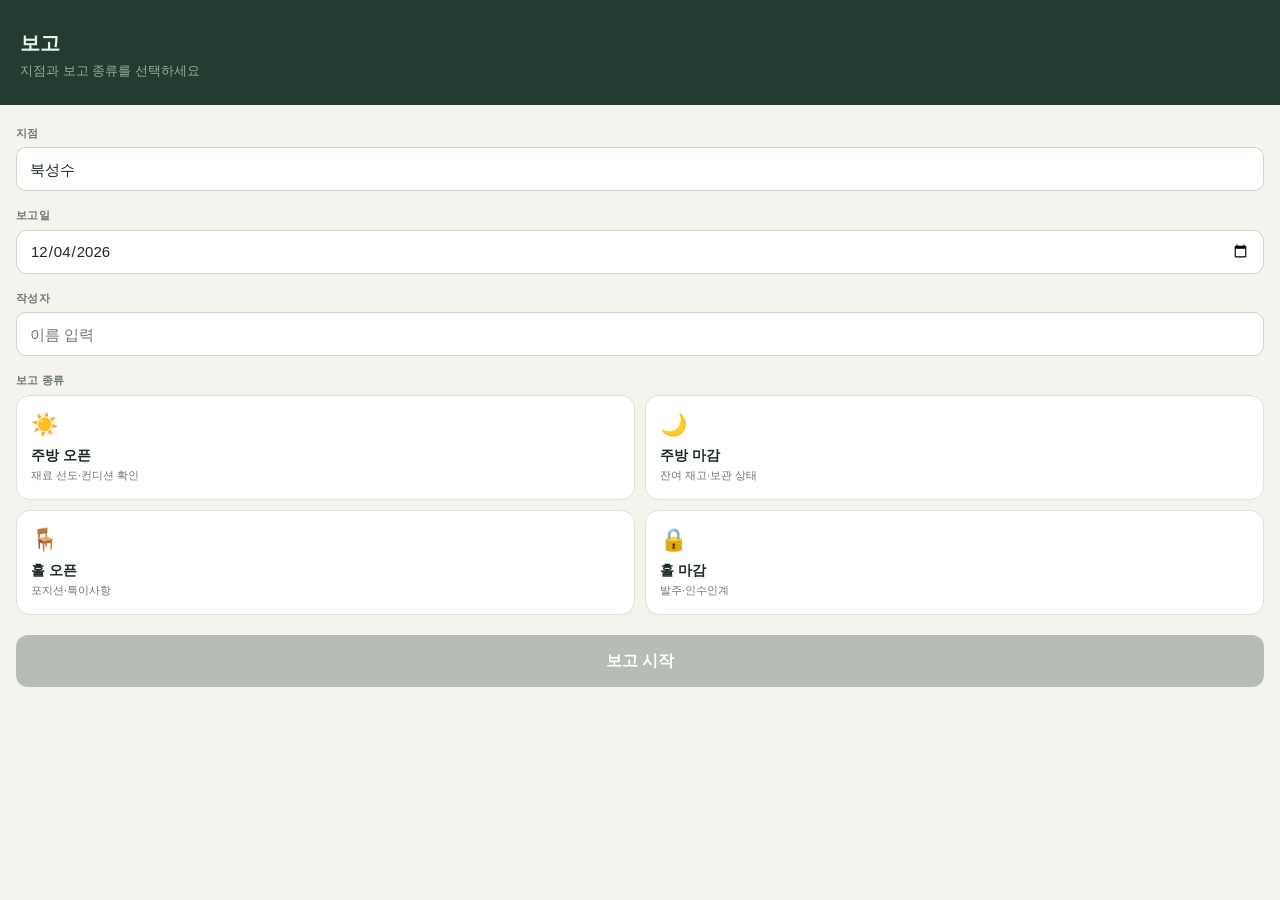
<file: index.html>
<!DOCTYPE html>
<html lang="ko">
<head>
  <meta charset="utf-8">
  <meta name="viewport" content="width=device-width, initial-scale=1, maximum-scale=1">
  <title>보고</title>
  <link rel="stylesheet" href="styles/main.css">
</head>
<body>

<div class="home-head">
  <h1>보고</h1>
  <p>지점과 보고 종류를 선택하세요</p>
</div>

<div class="home-body">
  <div class="home-sect">
    <label>지점</label>
    <select id="selBranch"></select>
  </div>
  <div class="home-sect">
    <label>보고일</label>
    <input type="date" id="selDate">
  </div>
  <div class="home-sect">
    <label>작성자</label>
    <input type="text" id="selAuthor" placeholder="이름 입력">
  </div>
  <div class="home-sect">
    <label>보고 종류</label>
    <div class="type-grid" id="typeGrid">
      <button type="button" class="type-card" data-type="kitchen_open">
        <span class="tc-icon">☀️</span>
        <div class="tc-title">주방 오픈</div>
        <div class="tc-desc">재료 선도·컨디션 확인</div>
      </button>
      <button type="button" class="type-card" data-type="kitchen_close">
        <span class="tc-icon">🌙</span>
        <div class="tc-title">주방 마감</div>
        <div class="tc-desc">잔여 재고·보관 상태</div>
      </button>
      <button type="button" class="type-card" data-type="hall_open">
        <span class="tc-icon">🪑</span>
        <div class="tc-title">홀 오픈</div>
        <div class="tc-desc">포지션·특이사항</div>
      </button>
      <button type="button" class="type-card" data-type="hall_close">
        <span class="tc-icon">🔒</span>
        <div class="tc-title">홀 마감</div>
        <div class="tc-desc">발주·인수인계</div>
      </button>
    </div>
  </div>

  <button class="home-start" id="startBtn" disabled>보고 시작</button>
</div>

<script type="module">
  import { BRANCHES, BRANCH_ORDER } from './data/branches.js';

  // 지점 옵션 채우기
  const sel = document.getElementById('selBranch');
  BRANCH_ORDER.forEach(b => {
    const o = document.createElement('option');
    o.textContent = b;
    sel.appendChild(o);
  });

  // 날짜 기본값
  document.getElementById('selDate').value = new Date().toISOString().slice(0, 10);

  // 보고 종류 선택
  let selectedType = '';
  document.getElementById('typeGrid').querySelectorAll('.type-card').forEach(card => {
    card.addEventListener('click', () => {
      document.querySelectorAll('.type-card').forEach(c => c.classList.remove('sel'));
      card.classList.add('sel');
      selectedType = card.dataset.type;
      document.getElementById('startBtn').disabled = false;
    });
  });

  // 보고 시작 → form.html로 이동 (URL 파라미터로 상태 전달)
  document.getElementById('startBtn').addEventListener('click', () => {
    if (!selectedType) return;
    const params = new URLSearchParams({
      type:   selectedType,
      branch: document.getElementById('selBranch').value,
      date:   document.getElementById('selDate').value,
      author: document.getElementById('selAuthor').value,
    });
    location.href = `form.html?${params}`;
  });
</script>
</body>
</html>
</file>
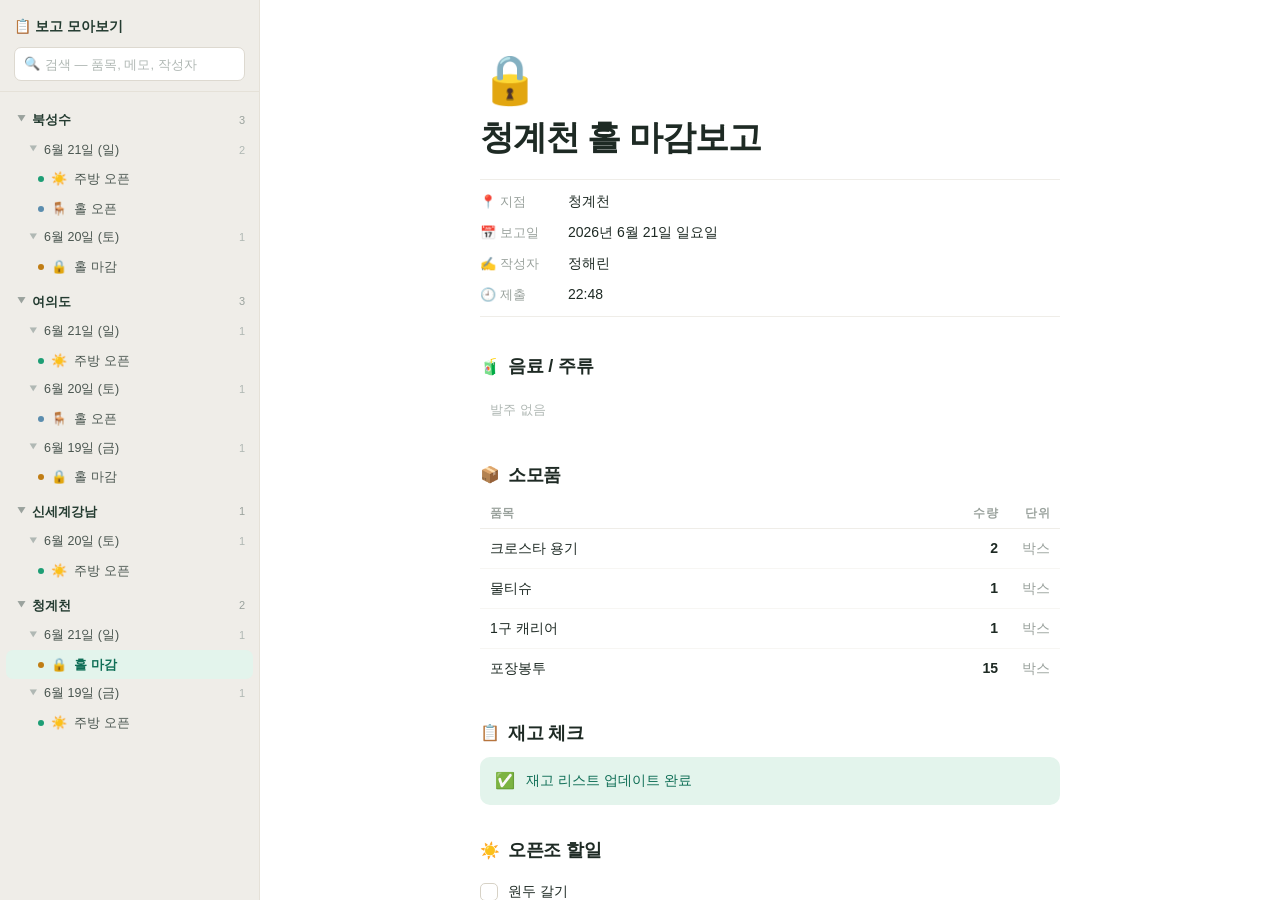
<file: dashboard.html>
<!DOCTYPE html>
<html lang="ko">
<head>
  <meta charset="utf-8">
  <meta name="viewport" content="width=device-width, initial-scale=1">
  <title>보고 모아보기</title>
  <link rel="stylesheet" href="styles/main.css">
  <style>
    /* ── 대시보드 전용 레이아웃 ── */
    html, body { height: 100%; overflow: hidden; background: #F7F6F3; }

    .shell { display: flex; height: 100vh; }

    /* 사이드바 */
    .side {
      width: 260px; flex: none;
      background: #EFEDE8;
      border-right: 1px solid #E5E1D8;
      display: flex; flex-direction: column;
      overflow: hidden;
    }
    .side-head {
      padding: 16px 14px 10px;
      border-bottom: 1px solid #E5E1D8;
    }
    .side-head .logo {
      display: flex; align-items: center; gap: 8px;
      font-size: 14px; font-weight: 700; color: #233B30;
      margin-bottom: 10px;
    }
    .search-wrap {
      position: relative;
    }
    .search-wrap .icon {
      position: absolute; left: 10px; top: 50%; transform: translateY(-50%);
      font-size: 13px; color: #9AA29D; pointer-events: none;
    }
    .search-wrap input {
      width: 100%; height: 34px;
      border: 1px solid #DDD9D0; border-radius: 7px;
      background: #FFF; padding: 0 10px 0 30px;
      font-size: 13px; color: #1E2A24;
    }
    .search-wrap input:focus { outline: 2px solid #1D9E75; outline-offset: 1px; }
    .search-wrap input::placeholder { color: #B0B8B4; }

    /* 트리 네비 */
    .tree { flex: 1; overflow-y: auto; padding: 8px 6px 40px; }
    .tree::-webkit-scrollbar { width: 4px; }
    .tree::-webkit-scrollbar-thumb { background: #D7D2C6; border-radius: 99px; }

    .branch-row {
      display: flex; align-items: center; gap: 6px;
      padding: 6px 8px; border-radius: 7px;
      cursor: pointer; user-select: none;
      font-size: 13px; font-weight: 700; color: #233B30;
      margin-top: 4px;
    }
    .branch-row:hover { background: rgba(35,59,48,.07); }
    .branch-row .caret { font-size: 9px; color: #9AA29D; width: 12px; flex: none; transition: transform .15s; }
    .branch-row .bname { flex: 1; }
    .branch-row .bcnt { font-size: 11px; color: #9AA29D; font-weight: 400; }

    .date-row {
      display: flex; align-items: center; gap: 6px;
      padding: 5px 8px 5px 20px; border-radius: 7px;
      cursor: pointer; user-select: none;
      font-size: 12.5px; color: #4A5650;
    }
    .date-row:hover { background: rgba(35,59,48,.07); }
    .date-row .caret { font-size: 9px; color: #B0B8B4; width: 12px; flex: none; }
    .date-row .dname { flex: 1; }
    .date-row .dcnt { font-size: 11px; color: #B0B8B4; }

    .leaf-row {
      display: flex; align-items: center; gap: 7px;
      padding: 5px 8px 5px 32px; border-radius: 7px;
      cursor: pointer; user-select: none;
      font-size: 13px; color: #4A5650;
    }
    .leaf-row:hover { background: rgba(35,59,48,.07); }
    .leaf-row.active { background: #E3F4EC; color: #0F6E56; font-weight: 600; }
    .leaf-row .ldot { width: 6px; height: 6px; border-radius: 99px; flex: none; }
    .ldot.green  { background: #1D9E75; }
    .ldot.deep   { background: #233B30; }
    .ldot.blue   { background: #5B8DAE; }
    .ldot.amber  { background: #C07D14; }

    .empty-tree { padding: 24px 12px; text-align: center; color: #9AA29D; font-size: 13px; line-height: 1.6; }

    /* 메인 영역 */
    .main { flex: 1; overflow-y: auto; background: #FFF; }
    .main::-webkit-scrollbar { width: 6px; }
    .main::-webkit-scrollbar-thumb { background: #E5E1D8; border-radius: 99px; }

    /* 플레이스홀더 */
    .placeholder {
      display: flex; flex-direction: column; align-items: center; justify-content: center;
      height: 100%; color: #B0B8B4; text-align: center; padding: 40px; gap: 10px;
    }
    .placeholder .pi { font-size: 40px; }
    .placeholder p { font-size: 14px; line-height: 1.6; margin: 0; }

    /* 노션 스타일 페이지 */
    .page { max-width: 700px; margin: 0 auto; padding: 56px 60px 100px; }
    .page-icon { font-size: 48px; line-height: 1; margin-bottom: 14px; }
    .page-title {
      font-size: 34px; font-weight: 800; letter-spacing: -.03em;
      line-height: 1.15; margin: 0 0 22px; color: #1E2A24;
    }
    .page-props {
      border-top: 1px solid #EFEDE8;
      border-bottom: 1px solid #EFEDE8;
      padding: 6px 0; margin-bottom: 36px;
    }
    .prop {
      display: flex; align-items: center; gap: 8px;
      padding: 5px 0; font-size: 14px;
    }
    .prop .pk { width: 80px; color: #9AA29D; font-size: 13px; flex: none; }
    .prop .pv { color: #1E2A24; font-weight: 500; }

    /* 섹션 헤더 */
    h2.sh {
      font-size: 18px; font-weight: 700; margin: 32px 0 10px;
      letter-spacing: -.01em; color: #1E2A24;
      display: flex; align-items: center; gap: 8px;
    }
    h2.sh .shi { font-size: 16px; }

    /* 카테고리 라벨 */
    .cat-label {
      font-size: 11px; font-weight: 700; color: #9AA29D;
      letter-spacing: .06em; text-transform: uppercase;
      margin: 16px 0 4px;
    }

    /* 아이템 블록 */
    .iblock { padding: 9px 0; border-bottom: 1px solid #F0EDE8; }
    .iblock:last-child { border-bottom: none; }
    .irow { display: flex; align-items: center; gap: 9px; }
    .idot { width: 7px; height: 7px; border-radius: 99px; flex: none; }
    .idot.ok   { background: #1D9E75; }
    .idot.none { background: #C8CEC9; }
    .iname { font-size: 15px; font-weight: 600; flex: 1; }
    .iblock.is-none .iname { color: #9AA29D; text-decoration: line-through; }
    .cond-tag {
      font-size: 12px; font-weight: 600; padding: 2px 9px; border-radius: 99px;
      background: #E3F4EC; color: #0F6E56;
    }
    .none-tag {
      font-size: 12px; padding: 2px 9px; border-radius: 99px;
      background: #EEEBE4; color: #6B7770;
    }
    .itags { display: flex; flex-wrap: wrap; gap: 5px; margin: 7px 0 0 16px; }
    .itag-issue {
      font-size: 12px; padding: 3px 9px; border-radius: 99px;
      background: #FBEFD8; color: #7E4E08;
    }
    .itag-note {
      font-size: 12px; padding: 3px 9px; border-radius: 7px;
      background: #F0F4F1; border: 1px solid #DCE4DF; color: #1E2A24;
    }
    .itag-meta {
      font-size: 12px; padding: 3px 9px; border-radius: 7px;
      background: #F7F6F3; border: 1px solid #E5E1D8; color: #6B7770;
    }

    /* 콜아웃 */
    .callout {
      display: flex; gap: 11px; border-radius: 10px;
      padding: 13px 15px; margin: 8px 0; font-size: 14px; line-height: 1.55;
    }
    .callout.warn { background: #FBEFD8; color: #7E4E08; }
    .callout.ok   { background: #E3F4EC; color: #0F6E56; }
    .callout .ci  { font-size: 16px; flex: none; line-height: 1.4; }
    .callout .cb  { flex: 1; }
    .aged-item { padding: 4px 0; border-bottom: 1px dashed rgba(126,78,8,.2); }
    .aged-item:last-child { border-bottom: none; }
    .aged-item .an { font-weight: 700; }
    .aged-item .am { font-size: 12.5px; opacity: .85; margin-left: 4px; }
    .aged-item .ap { display: block; font-size: 13px; margin-top: 2px; }
    .aged-item .ap.empty { color: rgba(126,78,8,.5); }

    /* 테이블 */
    .ntable { width: 100%; border-collapse: collapse; font-size: 14px; margin: 6px 0; }
    .ntable th {
      text-align: left; font-size: 11.5px; color: #9AA29D; font-weight: 600;
      padding: 6px 10px; border-bottom: 1px solid #EFEDE8; letter-spacing: .03em;
    }
    .ntable td { padding: 9px 10px; border-bottom: 1px solid #F7F6F3; }
    .ntable tr:last-child td { border-bottom: none; }
    .ntable .tq { text-align: right; font-weight: 600; }
    .ntable .tu { text-align: right; color: #9AA29D; width: 52px; }
    .ntable .tp { font-weight: 700; color: #233B30; width: 80px; }
    .ntable .te { color: #B0B8B4; }
    .ntable .empty-row td { color: #B0B8B4; font-size: 13px; padding: 10px; }

    /* O/X 뱃지 */
    .oxb {
      display: inline-flex; align-items: center; gap: 7px;
      font-size: 14px; padding: 6px 13px; border-radius: 9px; margin: 2px 6px 4px 0;
    }
    .oxb b { font-weight: 700; }
    .oxb.o { background: #E3F4EC; color: #0F6E56; }
    .oxb.x { background: #EEEBE4; color: #6B7770; }
    .oxb.na { background: #F7F6F3; color: #B0B8B4; }

    /* 체크리스트 */
    .ck-line { display: flex; align-items: center; gap: 10px; padding: 7px 0; border-bottom: 1px solid #F7F6F3; }
    .ck-line:last-child { border-bottom: none; }
    .ck-box {
      width: 18px; height: 18px; border-radius: 5px; flex: none;
      border: 1.5px solid #D7D2C6; display: flex; align-items: center;
      justify-content: center; font-size: 11px; color: transparent;
    }
    .ck-line.done .ck-box { background: #1D9E75; border-color: #1D9E75; color: #fff; }
    .ck-line .ct { font-size: 14px; }
    .ck-line.done .ct { color: #9AA29D; text-decoration: line-through; }

    /* 불릿 리스트 */
    .blist { margin: 6px 0 0; padding: 0; list-style: none; }
    .blist li {
      font-size: 14.5px; line-height: 1.6;
      padding: 3px 0 3px 16px; position: relative;
      border-bottom: 1px solid #F7F6F3;
    }
    .blist li:last-child { border-bottom: none; }
    .blist li::before { content: '·'; position: absolute; left: 4px; color: #B0B8B4; }

    /* 하이라이트 */
    mark { background: #FBE6B8; color: inherit; border-radius: 3px; padding: 0 2px; }

    /* JSON 토글 */
    .raw-btn {
      margin-top: 36px; font-size: 12.5px; color: #9AA29D;
      border: 1px solid #E5E1D8; border-radius: 8px; height: 32px;
      padding: 0 12px; background: none; cursor: pointer;
    }
    .raw-btn:hover { color: #4A5650; border-color: #C8CEC9; }
    pre {
      background: #1B2F26; color: #D8E8DF; padding: 14px; border-radius: 10px;
      font-size: 12px; overflow: auto; margin: 10px 0 0; line-height: 1.55;
      font-family: ui-monospace, SFMono-Regular, Menlo, monospace;
      white-space: pre-wrap; word-break: break-word; display: none;
    }

    /* 모바일 */
    .mob-top {
      display: none; align-items: center; gap: 10px;
      padding: 12px 14px; border-bottom: 1px solid #E5E1D8;
      position: sticky; top: 0; background: #FFF; z-index: 10;
    }
    .mob-top button { font-size: 20px; background: none; border: none; }
    .mob-top .mt { font-size: 14px; font-weight: 600; }
    .backdrop { display: none; position: fixed; inset: 0; background: rgba(20,28,24,.35); z-index: 30; }

    @media (max-width: 720px) {
      .side { position: fixed; top: 0; bottom: 0; left: 0; z-index: 40; transform: translateX(-100%); transition: transform .2s; }
      .side.open { transform: none; }
      .backdrop.show { display: block; }
      .mob-top { display: flex; }
      .page { padding: 24px 20px 80px; }
      .page-title { font-size: 26px; }
    }
  </style>
</head>
<body>

<div class="shell">
  <!-- 사이드바 -->
  <aside class="side" id="side">
    <div class="side-head">
      <div class="logo">📋 보고 모아보기</div>
      <div class="search-wrap">
        <span class="icon">🔍</span>
        <input id="search" type="text" placeholder="검색 — 품목, 메모, 작성자">
      </div>
    </div>
    <div class="tree" id="tree"></div>
  </aside>

  <!-- 메인 -->
  <main class="main" id="main">
    <div class="mob-top">
      <button id="menuBtn">☰</button>
      <span class="mt" id="mobTitle">보고 모아보기</span>
    </div>
    <div id="page"></div>
  </main>
</div>

<div class="backdrop" id="backdrop"></div>

<script type="module">
  /* ===== 샘플 데이터 — Supabase reports 테이블 구조와 동일 =====
     실제 연결 시 아래 DATA를 Supabase SELECT 결과로 교체하면 됨     */
  const DATA = [
    { id:'r-09', branch:'북성수', report_date:'2026-06-21', shift_type:'kitchen_open', author:'김도윤', created_at:'2026-06-21T08:42:00',
      payload:{ items:[
        {item_name:'도우',category:'도우',status:'good',lots:[{prod_date:'2026-06-21',quantity:'5판',fermentation:'93',cold:'10',note:'전판 정상'}]},
        {item_name:'잠봉슬라이스',category:'프로틴',status:'good',lots:[{prod_date:'2026-06-20',quantity:'12장',condition_pct:95,issues:[{attr:'염도',value:'높음'}],notes:['콩소메 한면']}]},
        {item_name:'베토소',category:'스프/베이스',status:'good',lots:[{prod_date:'2026-06-18',quantity:'2통',condition_pct:90,issues:[{attr:'매운맛',value:'강함'}],notes:['페페론치노 정량']}]},
        {item_name:'풀드포크',category:'프로틴',status:'none',lots:[]},
        {item_name:'허니버터',category:'스프레드',status:'good',lots:[{prod_date:'2026-06-20',quantity:'1통',condition_pct:95,issues:[{attr:'단단함',value:'무름'}],notes:['금일 소진']}]},
        {item_name:'RTM',category:'야채포션',status:'good',lots:[{prod_date:'2026-06-21',quantity:'1박스',condition_pct:100,issues:[],notes:['줄기 체크']}]}
      ], aged_inventory:[{item_name:'베토소',prod_date:'2026-06-18',days_old:3,quantity:'2통',plan:'금일 소진 우선'}],
      general_notes:['오븐 2번 예열 지연 — 점검 요청'] } },

    { id:'r-08', branch:'북성수', report_date:'2026-06-21', shift_type:'hall_open', author:'민주', created_at:'2026-06-21T09:05:00',
      payload:{ positions:[{name:'항서',roles:['파스','포장']},{name:'민주',roles:['인포','러너']},{name:'유진',roles:['러너','설거지']}],
        by_position:[{position:'파스',staff:['항서']},{position:'포장',staff:['항서']},{position:'인포',staff:['민주']},{position:'러너',staff:['민주','유진']},{position:'설거지',staff:['유진']}],
        checks:{upselling:'x',review_bread:'o'},
        general_notes:['날이 좋아 창문 열고 서비스','여유 시 유진 주방 보조','항서 브레이크 때 신강에 소개서 및 사진 전달'] } },

    { id:'r-07', branch:'청계천', report_date:'2026-06-21', shift_type:'hall_close', author:'정해린', created_at:'2026-06-21T22:48:00',
      payload:{ orders:{ beverage:[], consumables:[
          {item:'크로스타 용기',qty:2,unit:'박스'},{item:'물티슈',qty:1,unit:'박스'},
          {item:'1구 캐리어',qty:1,unit:'박스'},{item:'포장봉투',qty:15,unit:'박스'}]},
        inventory_updated:true,
        opening_tasks:[{task:'원두 갈기',done:false},{task:'스프레드 채우기',done:false},{task:'창문 닦기',done:false}],
        handover_notes:['원두 갈아둔 건 최대한 당일 사용 권장','인쇄컵 2줄, 핫컵은 포장대에서만 채움'] } },

    { id:'r-06', branch:'여의도', report_date:'2026-06-21', shift_type:'kitchen_open', author:'박지호', created_at:'2026-06-21T08:30:00',
      payload:{ items:[
        {item_name:'도우',category:'도우',status:'good',lots:[{prod_date:'2026-06-21',quantity:'4판',fermentation:'95',cold:'12',note:''}]},
        {item_name:'잠봉슬라이스',category:'프로틴',status:'good',lots:[{prod_date:'2026-06-21',quantity:'10장',condition_pct:100,issues:[],notes:[]}]},
        {item_name:'연어',category:'프로틴',status:'good',lots:[{prod_date:'2026-06-20',quantity:'1팩',condition_pct:95,issues:[{attr:'염도',value:'부족'}],notes:[]}]}
      ], aged_inventory:[], general_notes:[] } },

    { id:'r-05', branch:'신세계강남', report_date:'2026-06-20', shift_type:'kitchen_open', author:'이수민', created_at:'2026-06-20T08:55:00',
      payload:{ items:[
        {item_name:'도우',category:'도우',status:'good',lots:[{prod_date:'2026-06-20',quantity:'3판',fermentation:'90',cold:'8',note:'발효 느림'}]},
        {item_name:'잠봉슬라이스',category:'프로틴',status:'good',lots:[{prod_date:'2026-06-17',quantity:'8장',condition_pct:90,issues:[{attr:'수분감',value:'과다'}],notes:['콩소메 양면']}]},
        {item_name:'허니버터',category:'스프레드',status:'good',lots:[{prod_date:'2026-06-20',quantity:'1통',condition_pct:100,issues:[],notes:[]}]}
      ], aged_inventory:[{item_name:'잠봉슬라이스',prod_date:'2026-06-17',days_old:3,quantity:'8장',plan:'점심 우선 소진'}],
      general_notes:['피오르디 입고 지연 — 오후 도착 예정'] } },

    { id:'r-04', branch:'북성수', report_date:'2026-06-20', shift_type:'hall_close', author:'유진', created_at:'2026-06-20T22:30:00',
      payload:{ orders:{ beverage:[{item:'콜라',qty:2,unit:'박스'},{item:'생수',qty:3,unit:'박스'}],
          consumables:[{item:'포크',qty:1,unit:'박스'},{item:'냅킨',qty:2,unit:'박스'}]},
        inventory_updated:false,
        opening_tasks:[{task:'제빙기 청소',done:true},{task:'테이블 세팅 점검',done:false}],
        handover_notes:['콜라 재고 거의 소진 — 발주 확인 필요'] } },

    { id:'r-03', branch:'여의도', report_date:'2026-06-20', shift_type:'hall_open', author:'서연', created_at:'2026-06-20T09:10:00',
      payload:{ positions:[{name:'서연',roles:['인포','파스']},{name:'준호',roles:['러너','설거지']}],
        by_position:[{position:'파스',staff:['서연']},{position:'포장',staff:[]},{position:'인포',staff:['서연']},{position:'러너',staff:['준호']},{position:'설거지',staff:['준호']}],
        checks:{upselling:'o',review_bread:'o'},
        general_notes:['주말 대비 러너 1명 추가 요청'] } },

    { id:'r-02', branch:'청계천', report_date:'2026-06-19', shift_type:'kitchen_open', author:'한결', created_at:'2026-06-19T08:40:00',
      payload:{ items:[
        {item_name:'도우',category:'도우',status:'good',lots:[{prod_date:'2026-06-19',quantity:'6판',fermentation:'94',cold:'10',note:''}]},
        {item_name:'풀드포크',category:'프로틴',status:'good',lots:[{prod_date:'2026-06-16',quantity:'1통',condition_pct:85,issues:[{attr:'산미',value:'부족'},{attr:'수분감',value:'부족'}],notes:['물 추가','깔라만시 후첨']}]},
        {item_name:'나르코티코',category:'소스',status:'good',lots:[{prod_date:'2026-06-19',quantity:'1통',condition_pct:100,issues:[],notes:[]}]}
      ], aged_inventory:[{item_name:'풀드포크',prod_date:'2026-06-16',days_old:3,quantity:'1통',plan:'직식 전환 검토'}],
      general_notes:[] } },

    { id:'r-01', branch:'여의도', report_date:'2026-06-19', shift_type:'hall_close', author:'준호', created_at:'2026-06-19T22:55:00',
      payload:{ orders:{ beverage:[{item:'사이다',qty:1,unit:'박스'}],
          consumables:[{item:'스푼',qty:2,unit:'박스'},{item:'포장봉투',qty:10,unit:'박스'}]},
        inventory_updated:true, opening_tasks:[{task:'원두 갈기',done:false}],
        handover_notes:['마감 정상'] } }
  ];

  /* ===== 설정 ===== */
  const TYPES = {
    kitchen_open:  { label:'주방 오픈',  icon:'☀️', color:'green' },
    kitchen_close: { label:'주방 마감',  icon:'🌙', color:'deep'  },
    hall_open:     { label:'홀 오픈',    icon:'🪑', color:'blue'  },
    hall_close:    { label:'홀 마감',    icon:'🔒', color:'amber' },
  };
  const BRANCH_ORDER = ['북성수','여의도','신세계강남','청계천'];
  const TYPE_ORDER   = ['kitchen_open','hall_open','kitchen_close','hall_close'];

  /* ===== 유틸 ===== */
  const esc = s => String(s??'').replace(/[&<>"]/g, c => ({'&':'&amp;','<':'&lt;','>':'&gt;','"':'&quot;'}[c]));
  const fmtDate = d => { const x=new Date(d+'T00:00:00'); return `${+d.slice(5,7)}월 ${+d.slice(8,10)}일 (${['일','월','화','수','목','금','토'][x.getDay()]})`; };
  const fmtFull = d => { const x=new Date(d+'T00:00:00'); return `${d.slice(0,4)}년 ${+d.slice(5,7)}월 ${+d.slice(8,10)}일 ${['일','월','화','수','목','금','토'][x.getDay()]}요일`; };
  const fmtTime = iso => { const x=new Date(iso); return `${String(x.getHours()).padStart(2,'0')}:${String(x.getMinutes()).padStart(2,'0')}`; };

  /* ===== 검색 ===== */
  let searchVal = '';
  let selectedId = null;
  const collapsed = { branch: new Set(), date: new Set() };

  function searchBlob(r) {
    let s = [r.author, r.branch, TYPES[r.shift_type]?.label].join(' ');
    const p = r.payload;
    (p.items||[]).forEach(it => {
      s += ' ' + it.item_name;
      (it.lots||[]).forEach(l => { (l.notes||[]).forEach(n => s+=' '+n); (l.issues||[]).forEach(i => s+=' '+i.attr+' '+i.value); });
    });
    (p.aged_inventory||[]).forEach(a => s += ' '+a.item_name+' '+(a.plan||''));
    (p.general_notes||[]).forEach(n => s += ' '+n);
    (p.positions||[]).forEach(x => s += ' '+x.name+' '+x.roles.join(' '));
    (p.handover_notes||[]).forEach(n => s += ' '+n);
    (p.opening_tasks||[]).forEach(t => s += ' '+t.task);
    ['beverage','consumables'].forEach(g => (p.orders?.[g]||[]).forEach(o => s += ' '+o.item));
    return s.toLowerCase();
  }

  function hl(text) {
    const q = searchVal.trim();
    if (!q) return esc(text);
    const s = String(text), i = s.toLowerCase().indexOf(q.toLowerCase());
    if (i < 0) return esc(s);
    return esc(s.slice(0,i)) + '<mark>' + esc(s.slice(i,i+q.length)) + '</mark>' + esc(s.slice(i+q.length));
  }

  function visible() {
    const q = searchVal.trim().toLowerCase();
    return q ? DATA.filter(r => searchBlob(r).includes(q)) : DATA.slice();
  }

  /* ===== 트리 렌더 ===== */
  function renderTree() {
    const rows = visible(), T = document.getElementById('tree'), searching = !!searchVal.trim();
    if (!rows.length) { T.innerHTML = '<div class="empty-tree">검색 결과가 없습니다.</div>'; return; }
    let h = '';
    BRANCH_ORDER.forEach(branch => {
      const br = rows.filter(r => r.branch === branch); if (!br.length) return;
      const open = searching || !collapsed.branch.has(branch);
      h += `<div class="branch-row" data-act="branch" data-b="${esc(branch)}">
        <span class="caret" style="${open?'transform:rotate(90deg)':''}">▶</span>
        <span class="bname">${esc(branch)}</span>
        <span class="bcnt">${br.length}</span></div>`;
      if (!open) return;
      [...new Set(br.map(r => r.report_date))].sort().reverse().forEach(date => {
        const dr = br.filter(r => r.report_date === date), key = branch+'|'+date;
        const dopen = searching || !collapsed.date.has(key);
        h += `<div class="date-row" data-act="date" data-k="${esc(key)}">
          <span class="caret" style="${dopen?'transform:rotate(90deg)':''}">▶</span>
          <span class="dname">${fmtDate(date)}</span>
          <span class="dcnt">${dr.length}</span></div>`;
        if (!dopen) return;
        dr.sort((a,b) => TYPE_ORDER.indexOf(a.shift_type) - TYPE_ORDER.indexOf(b.shift_type));
        dr.forEach(r => {
          const t = TYPES[r.shift_type];
          h += `<div class="leaf-row ${r.id===selectedId?'active':''}" data-act="leaf" data-id="${r.id}">
            <span class="ldot ${t.color}"></span><span>${t.icon}</span>
            <span>${t.label}</span></div>`;
        });
      });
    });
    T.innerHTML = h;
  }

  /* ===== 페이지 렌더 ===== */
  function renderPage() {
    const r = DATA.find(x => x.id === selectedId);
    const P = document.getElementById('page');
    if (!r) {
      P.innerHTML = `<div class="placeholder"><div class="pi">📋</div><p>왼쪽에서 보고를 선택하세요.<br>지점 → 날짜 → 보고 종류 순으로 탐색하거나<br>검색창에서 바로 찾을 수 있어요.</p></div>`;
      return;
    }
    const t = TYPES[r.shift_type];
    document.getElementById('mobTitle').textContent = `${r.branch} · ${t.label}`;
    P.innerHTML = `
      <div class="page">
        <div class="page-icon">${t.icon}</div>
        <h1 class="page-title">${esc(r.branch)} ${t.label}보고</h1>
        <div class="page-props">
          <div class="prop"><span class="pk">📍 지점</span><span class="pv">${esc(r.branch)}</span></div>
          <div class="prop"><span class="pk">📅 보고일</span><span class="pv">${fmtFull(r.report_date)}</span></div>
          <div class="prop"><span class="pk">✍️ 작성자</span><span class="pv">${esc(r.author||'—')}</span></div>
          <div class="prop"><span class="pk">🕘 제출</span><span class="pv">${fmtTime(r.created_at)}</span></div>
        </div>
        ${bodyHTML(r)}
        <button class="raw-btn" id="rawBtn">원본 JSON 보기</button>
        <pre id="rawPre">${esc(JSON.stringify(r, null, 2))}</pre>
      </div>`;
    document.getElementById('rawBtn').onclick = () => {
      const pre = document.getElementById('rawPre');
      const show = pre.style.display !== 'block';
      pre.style.display = show ? 'block' : 'none';
      document.getElementById('rawBtn').textContent = show ? '원본 JSON 닫기' : '원본 JSON 보기';
    };
  }

  function bodyHTML(r) {
    if (r.shift_type === 'kitchen_open' || r.shift_type === 'kitchen_close') return kitchenBody(r.payload);
    if (r.shift_type === 'hall_open')   return hallOpenBody(r.payload);
    if (r.shift_type === 'hall_close')  return hallCloseBody(r.payload);
    return '';
  }

  /* 주방 오픈/마감 */
  function kitchenBody(p) {
    let h = `<h2 class="sh"><span class="shi">🥬</span> 재료 점검</h2>`;
    let lastCat = null;
    (p.items||[]).forEach(it => {
      if (it.category !== lastCat) { h += `<div class="cat-label">${esc(it.category)}</div>`; lastCat = it.category; }
      const none = it.status === 'none', l0 = (it.lots||[])[0]||{};
      h += `<div class="iblock ${none?'is-none':''}"><div class="irow">
        <span class="idot ${none?'none':'ok'}"></span>
        <span class="iname">${hl(it.item_name)}</span>`;
      if (none) h += `<span class="none-tag">오늘 없음</span>`;
      else if (l0.condition_pct != null) h += `<span class="cond-tag">${l0.condition_pct}%</span>`;
      h += `</div>`;
      if (!none) (it.lots||[]).forEach(l => {
        const tags = [];
        if (l.prod_date || l.quantity) tags.push(`<span class="itag-meta">${esc(l.prod_date||'')}${l.quantity?' · '+esc(l.quantity):''}</span>`);
        if (l.fermentation) tags.push(`<span class="itag-meta">발효 ${esc(l.fermentation)}%</span>`);
        if (l.cold) tags.push(`<span class="itag-meta">냉기 ${esc(l.cold)}%</span>`);
        if (l.note) tags.push(`<span class="itag-note">${hl(l.note)}</span>`);
        (l.issues||[]).forEach(i => tags.push(`<span class="itag-issue">${hl(i.attr)} · ${hl(i.value)}</span>`));
        (l.notes||[]).forEach(n => tags.push(`<span class="itag-note">${hl(n)}</span>`));
        if (tags.length) h += `<div class="itags">${tags.join('')}</div>`;
      });
      h += `</div>`;
    });

    if ((p.aged_inventory||[]).length) {
      h += `<h2 class="sh"><span class="shi">⚠️</span> 3일 이상 재고</h2>
        <div class="callout warn"><span class="ci">⚠️</span><div class="cb">` +
        p.aged_inventory.map(a => `<div class="aged-item">
          <span class="an">${hl(a.item_name)}</span>
          <span class="am">· ${esc(a.prod_date)} · ${a.days_old}일 경과${a.quantity?' · '+esc(a.quantity):''}</span>
          <span class="ap ${a.plan?'':'empty'}">→ ${hl(a.plan||'처리 계획 미입력')}</span>
        </div>`).join('') + `</div></div>`;
    }
    if ((p.general_notes||[]).length) {
      h += `<h2 class="sh"><span class="shi">📝</span> 특이사항</h2><ul class="blist">` +
        p.general_notes.map(n => `<li>${hl(n)}</li>`).join('') + `</ul>`;
    }
    return h;
  }

  /* 홀 오픈 */
  function hallOpenBody(p) {
    let h = `<h2 class="sh"><span class="shi">👥</span> 금일 포지션</h2>
      <table class="ntable"><tr><th>포지션</th><th>담당</th></tr>` +
      (p.by_position||[]).map(b => `<tr>
        <td class="tp">${esc(b.position)}</td>
        <td class="${b.staff.length?'':'te'}">${b.staff.length ? hl(b.staff.join(', ')) : '미배정'}</td>
      </tr>`).join('') + `</table>`;
    h += `<h2 class="sh"><span class="shi">✅</span> 고정 항목</h2><div>`;
    const ox = (label, v) => `<span class="oxb ${v==='o'?'o':v==='x'?'x':'na'}">${label} <b>${(v||'—').toUpperCase()}</b></span>`;
    h += ox('업셀링', p.checks?.upselling) + ox('리뷰빵', p.checks?.review_bread) + `</div>`;
    if ((p.general_notes||[]).length) {
      h += `<h2 class="sh"><span class="shi">📝</span> 특이사항</h2><ul class="blist">` +
        p.general_notes.map(n => `<li>${hl(n)}</li>`).join('') + `</ul>`;
    }
    return h;
  }

  /* 홀 마감 */
  function hallCloseBody(p) {
    const orderTable = rows => {
      if (!rows.length) return `<table class="ntable"><tr class="empty-row"><td>발주 없음</td></tr></table>`;
      return `<table class="ntable"><tr><th>품목</th><th class="tq">수량</th><th class="tu">단위</th></tr>` +
        rows.map(o => `<tr><td>${hl(o.item)}</td><td class="tq">${o.qty??''}</td><td class="tu">${esc(o.unit||'')}</td></tr>`).join('') + `</table>`;
    };
    let h = `<h2 class="sh"><span class="shi">🧃</span> 음료 / 주류</h2>${orderTable(p.orders?.beverage||[])}`;
    h += `<h2 class="sh"><span class="shi">📦</span> 소모품</h2>${orderTable(p.orders?.consumables||[])}`;
    h += `<h2 class="sh"><span class="shi">📋</span> 재고 체크</h2>
      <div class="callout ${p.inventory_updated?'ok':'warn'}">
        <span class="ci">${p.inventory_updated?'✅':'⚠️'}</span>
        <div class="cb">${p.inventory_updated ? '재고 리스트 업데이트 완료' : '재고 리스트 업데이트 <b>미완료</b>'}</div>
      </div>`;
    if ((p.opening_tasks||[]).length) {
      h += `<h2 class="sh"><span class="shi">☀️</span> 오픈조 할일</h2>` +
        p.opening_tasks.map(t => `<div class="ck-line ${t.done?'done':''}">
          <span class="ck-box">${t.done?'✓':''}</span>
          <span class="ct">${hl(t.task)}</span>
        </div>`).join('');
    }
    if ((p.handover_notes||[]).length) {
      h += `<h2 class="sh"><span class="shi">📝</span> 인수인계</h2><ul class="blist">` +
        p.handover_notes.map(n => `<li>${hl(n)}</li>`).join('') + `</ul>`;
    }
    return h;
  }

  /* ===== 이벤트 ===== */
  document.getElementById('tree').addEventListener('click', e => {
    const row = e.target.closest('[data-act]'); if (!row) return;
    const act = row.dataset.act;
    if (act === 'branch') {
      const b = row.dataset.b;
      collapsed.branch.has(b) ? collapsed.branch.delete(b) : collapsed.branch.add(b);
      renderTree();
    } else if (act === 'date') {
      const k = row.dataset.k;
      collapsed.date.has(k) ? collapsed.date.delete(k) : collapsed.date.add(k);
      renderTree();
    } else if (act === 'leaf') {
      selectedId = row.dataset.id;
      renderTree(); renderPage();
      if (window.innerWidth <= 720) closeSide();
      document.getElementById('main').scrollTop = 0;
    }
  });

  document.getElementById('search').addEventListener('input', e => {
    searchVal = e.target.value;
    renderTree();
    const rows = visible();
    if (rows.length && !rows.some(r => r.id === selectedId)) {
      selectedId = rows[0].id;
      renderTree(); renderPage();
    }
  });

  function openSide()  { document.getElementById('side').classList.add('open'); document.getElementById('backdrop').classList.add('show'); }
  function closeSide() { document.getElementById('side').classList.remove('open'); document.getElementById('backdrop').classList.remove('show'); }
  document.getElementById('menuBtn').onclick  = openSide;
  document.getElementById('backdrop').onclick = closeSide;
  document.addEventListener('keydown', e => { if (e.key === 'Escape') closeSide(); });

  /* ===== 초기화 ===== */
  DATA.sort((a,b) => b.report_date < a.report_date ? -1 : b.report_date > a.report_date ? 1 : b.created_at < a.created_at ? -1 : 1);
  selectedId = DATA[0].id;
  renderTree();
  renderPage();
</script>
</body>
</html>
</file>
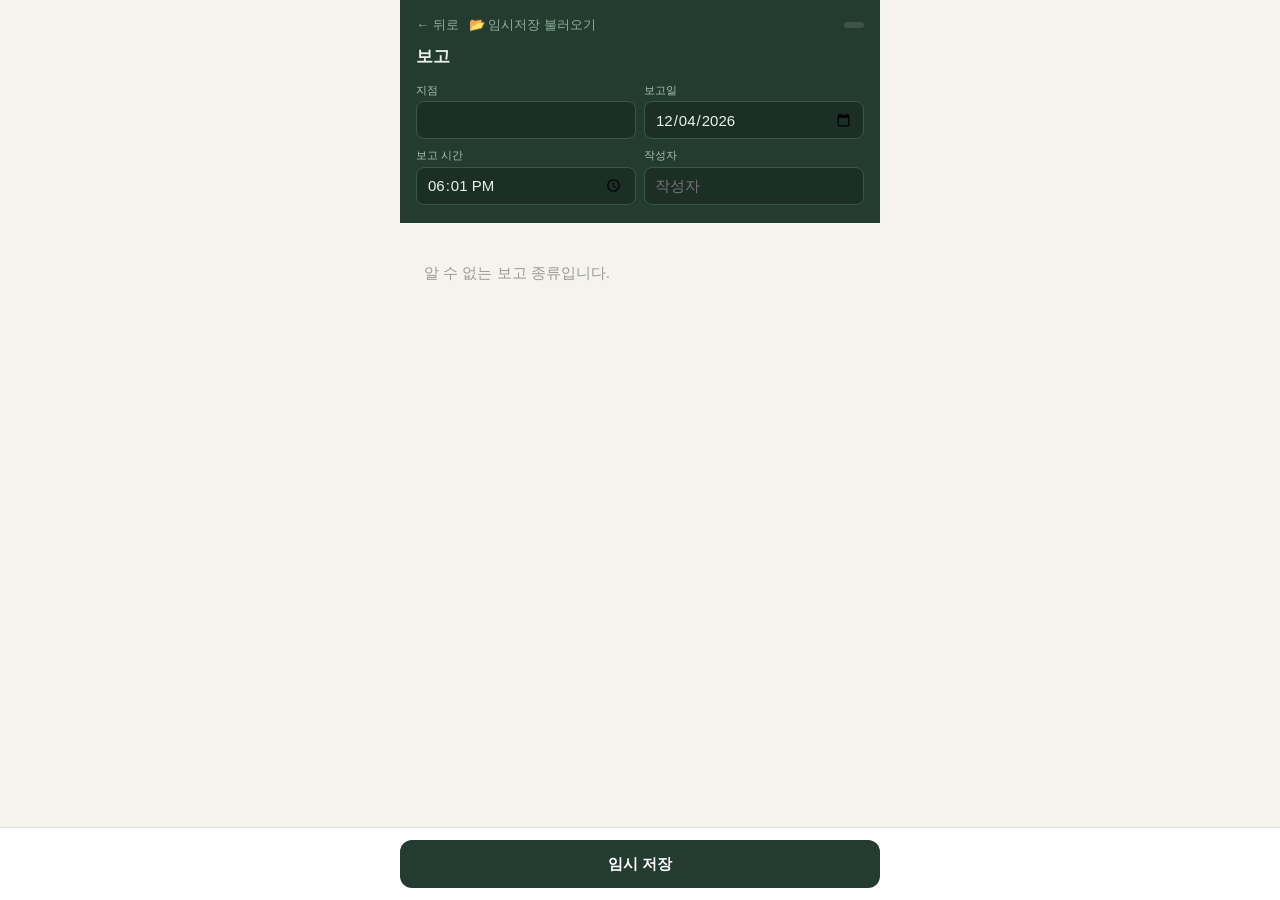
<file: form.html>
<!DOCTYPE html>
<html lang="ko">
<head>
  <meta charset="utf-8">
  <meta name="viewport" content="width=device-width, initial-scale=1, maximum-scale=1">
  <title>보고 입력</title>
  <link rel="stylesheet" href="styles/main.css">
</head>
<body>

<div class="wrap">
  <!-- 고정 헤더 (항상 표시) -->
  <div class="top">
    <div style="display:flex; align-items:center; gap:10px; margin-bottom:10px">
      <button class="back-btn" onclick="history.back()">← 뒤로</button>
      <button class="back-btn" id="loadDraftBtn">📂 임시저장 불러오기</button>
      <span class="type-label" id="typeLabel"></span>
    </div>
    <h1 id="formTitle">보고</h1>
    <div class="meta">
      <div class="fld"><label>지점</label><select id="branch"></select></div>
      <div class="fld"><label>보고일</label><input type="date" id="rdate"></div>
      <div class="fld"><label>보고 시간</label><input type="time" id="rtime"></div>
      <div class="fld"><label>작성자</label><input id="author" placeholder="작성자"></div>
      <div class="fld full" id="confirmerFld" style="display:none"><label>확인자</label><input id="confirmer" placeholder="확인자 이름"></div>
    </div>
  </div>

  <!-- 여기에 template HTML이 inject됨 -->
  <div id="tplContainer"></div>
</div>

<!-- 제출 바 -->
<div class="submit-bar" id="submitBar">
  <div class="inner" style="display:flex; gap:8px">
    <button class="submit-btn" id="saveDraftBtn">임시 저장</button>
    <button class="submit-btn" id="finalSubmitBtn" style="display:none; background:var(--green, #2f8f4e)">✅ 최종 제출</button>
  </div>
</div>

<!-- 제출 결과 모달 -->
<div class="ov" id="ovSub">
  <div class="sheet">
    <div class="sh"><b>제출 데이터 (Supabase 저장 형태)</b><button id="closeSub">✕</button></div>
    <div class="sc">
      <div id="saveBox"></div>
      <pre id="jsonOut"></pre>
      <button class="copy-btn" id="copyJson">JSON 복사</button>
    </div>
  </div>
</div>

<!-- 임시저장 불러오기 시트 -->
<div class="ov" id="ovDraft">
  <div class="sheet">
    <div class="sh"><b>임시저장 불러오기</b><button id="closeDraft">✕</button></div>
    <div class="sc" id="draftList"></div>
  </div>
</div>

<!-- 재료 추가 모달 (주방 오픈 전용, template이 필요시 활성화) -->
<div class="ov" id="ovAdd">
  <div class="sheet">
    <div class="sh"><b>재료 추가</b><button id="closeAdd">✕</button></div>
    <div class="sc" id="pickBody"></div>
  </div>
</div>

<div class="toast"></div>

<script type="module">
  import { getParams, loadTemplate, getTemplateInfo } from './core/router.js';
  import { saveDraft, listDrafts, loadDraft, confirmReport, purgeExpiredDrafts } from './core/submit.js';
  import { BRANCH_ORDER } from './data/branches.js';
  import { esc, toast } from './core/ui.js';

  const params = getParams();

  // DOM 참조
  const branchSel = document.getElementById('branch');
  const rdateEl   = document.getElementById('rdate');
  const rtimeEl   = document.getElementById('rtime');
  const authorEl  = document.getElementById('author');
  const container = document.getElementById('tplContainer');

  // 상태: 현재 보고 종류, 불러온 draft id, 활성 템플릿 모듈
  let currentType   = params.type;
  let currentDraftId = null;
  let mod = null;

  // 지점 select 채우기
  BRANCH_ORDER.forEach(b => {
    const o = document.createElement('option');
    o.textContent = b;
    branchSel.appendChild(o);
  });

  // 헤더 초기값
  branchSel.value = params.branch;
  rdateEl.value   = params.date;
  rtimeEl.value   = params.time;
  authorEl.value  = params.author;
  document.getElementById('submitBar').classList.add('visible');

  // 헤더 라벨/제목 갱신
  function applyTypeLabel(type) {
    const info = getTemplateInfo(type);
    document.getElementById('typeLabel').textContent = info?.label || '';
    document.getElementById('formTitle').textContent = (info?.label || '') + ' 보고';
  }

  // 헤더 값 → payload 헤더 객체
  function header() {
    return {
      branch: branchSel.value,
      report_date: rdateEl.value,
      report_time: rtimeEl.value || null,
      shift_type: currentType,
      author: authorEl.value || null,
    };
  }

  // 템플릿 로드 + init (필요 시 hydrate)
  async function mountTemplate(type, data) {
    currentType = type;
    applyTypeLabel(type);
    mod = await loadTemplate(container, type);
    if (mod?.init) mod.init({ branch: branchSel, rdate: rdateEl, author: authorEl });
    if (data && mod?.hydrate) mod.hydrate(data);
  }

  // 확인 모드 진입 (확인자 이름 + 최종 제출 노출)
  function enterConfirmMode() {
    document.getElementById('confirmerFld').style.display = '';
    document.getElementById('finalSubmitBtn').style.display = '';
  }

  // 확인자 입력 시 에러 표시 해제
  document.getElementById('confirmer').addEventListener('input', e =>
    e.target.classList.remove('field-error'));

  // ── 초기 마운트 (작성자 모드) ──
  purgeExpiredDrafts();  // 24시간 지난 임시저장 정리
  await mountTemplate(params.type);

  // ── 임시 저장 ──
  document.getElementById('saveDraftBtn').addEventListener('click', async () => {
    if (!mod?.buildPayload) return;
    const data = mod.buildPayload(header());
    const res  = await saveDraft({ id: currentDraftId, ...header(), data });
    if (res.ok) { currentDraftId = res.id; toast('임시 저장됨'); }
    else { toast('저장 실패'); }
  });

  // ── 불러오기 시트 ──
  const ovDraft = document.getElementById('ovDraft');
  document.getElementById('loadDraftBtn').addEventListener('click', async () => {
    const list = await listDrafts({ branch: branchSel.value, date: rdateEl.value, type: currentType });
    const box  = document.getElementById('draftList');
    if (!list.length) {
      box.innerHTML = '<p style="padding:16px;color:#999;text-align:center">이 보고 종류의 임시저장이 없습니다.<br>(지점·날짜·종류 기준)</p>';
    } else {
      box.innerHTML = list.map(d =>
        `<button class="draft-item" data-id="${d.id}">
           <b>${esc(getTemplateInfo(d.shift_type)?.label || d.shift_type)}</b>
           <span>${esc(d.author || '작성자 미상')} · ${d.report_date} ${d.report_time || ''}</span>
         </button>`).join('');
      box.querySelectorAll('.draft-item').forEach(b =>
        b.addEventListener('click', () => pickDraft(b.dataset.id)));
    }
    ovDraft.classList.add('show');
  });

  async function pickDraft(id) {
    const draft = await loadDraft(id);
    if (!draft) { toast('불러오기 실패'); return; }
    ovDraft.classList.remove('show');

    currentDraftId = draft.id;
    branchSel.value = draft.branch;
    rdateEl.value   = draft.report_date;
    rtimeEl.value   = draft.report_time || '';
    authorEl.value  = draft.author || '';

    await mountTemplate(draft.shift_type, draft.data);
    enterConfirmMode();
    toast('불러옴 · 검토 후 최종 제출');
  }

  // ── 최종 제출 (확인자) ──
  document.getElementById('finalSubmitBtn').addEventListener('click', async () => {
    if (!mod?.buildPayload) return;
    const confirmerEl = document.getElementById('confirmer');
    const confirmer = confirmerEl.value.trim();
    if (!confirmer) {
      confirmerEl.classList.add('field-error');
      confirmerEl.focus();
      toast('확인자 이름을 입력하세요');
      return;
    }
    confirmerEl.classList.remove('field-error');

    const data  = mod.buildPayload(header());  // 확인자가 수정했을 수 있으니 현재 폼 기준
    const draft = { id: currentDraftId, ...header(), data };
    const res   = await confirmReport({ draft, confirmedBy: confirmer });

    const box = document.getElementById('saveBox');
    if (res.ok) {
      box.className = 'savebox ok';
      box.innerHTML = res.simulated
        ? '<b>최종 제출됨 (로컬 테스트)</b> · Supabase 연결 시 reports 테이블에 저장됩니다'
        : '<b>최종 제출됨</b> · reports 테이블';
    } else {
      box.className = 'savebox warn';
      box.innerHTML = '<b>제출 실패</b> · ' + esc(JSON.stringify(res.error || {}));
    }
    document.getElementById('jsonOut').textContent = JSON.stringify(res.row, null, 2);
    document.getElementById('ovSub').classList.add('show');
  });

  // ── 모달 닫기 ──
  document.getElementById('closeSub').onclick   = () => document.getElementById('ovSub').classList.remove('show');
  document.getElementById('closeAdd').onclick   = () => document.getElementById('ovAdd').classList.remove('show');
  document.getElementById('closeDraft').onclick = () => ovDraft.classList.remove('show');
  document.getElementById('copyJson').onclick = () => {
    navigator.clipboard?.writeText(document.getElementById('jsonOut').textContent)
      .then(() => toast('복사됨'), () => toast('복사 실패'));
  };
  ['ovSub','ovAdd','ovDraft'].forEach(id => {
    document.getElementById(id).addEventListener('click', e => {
      if (e.target === e.currentTarget) e.currentTarget.classList.remove('show');
    });
  });
</script>
</body>
</html>
</file>
<file: styles/main.css>
/* styles/main.css — 전체 공용 스타일 */
:root{
  --bg:#F5F3EE; --surface:#FFFFFF; --ink:#1E2A24; --muted:#6B7770;
  --line:#E5E1D8; --line2:#D7D2C6;
  --green:#1D9E75; --green-bg:#E3F4EC; --green-tx:#0F6E56;
  --amber:#C07D14; --amber-bg:#FBEFD8; --amber-tx:#7E4E08;
  --none:#9AA29D; --none-bg:#EEEBE4; --none-tx:#5F6B64;
  --head:#233B30; --accent:#1D9E75;
  --r:10px; --r-lg:14px;
}
*{box-sizing:border-box; -webkit-tap-highlight-color:transparent}
html,body{margin:0; background:var(--bg); color:var(--ink);
  font-family:-apple-system,BlinkMacSystemFont,"Apple SD Gothic Neo","Malgun Gothic","Segoe UI",sans-serif;
  font-size:15px; line-height:1.5; -webkit-font-smoothing:antialiased}
.wrap{max-width:480px; margin:0 auto; min-height:100vh; padding-bottom:96px}
button{font-family:inherit; cursor:pointer}
input,select,textarea{font-family:inherit; font-size:15px; color:var(--ink)}

/* ── 공용 헤더 ── */
.top{background:var(--head); color:#EAF2EC; padding:16px 16px 18px; position:sticky; top:0; z-index:30}
.top h1{margin:0 0 12px; font-size:17px; font-weight:600; letter-spacing:-.01em}
.meta{display:grid; grid-template-columns:1fr 1fr; gap:8px}
.meta .full{grid-column:1/3}
.fld label{display:block; font-size:11px; color:#A9C2B4; margin:0 0 3px}
.fld select,.fld input{width:100%; height:38px; border:1px solid #3A5648; background:#1B2F26;
  color:#EAF2EC; border-radius:8px; padding:0 10px; appearance:none}
.fld select:focus,.fld input:focus{outline:2px solid var(--accent); outline-offset:1px}
input:focus,select:focus,textarea:focus{outline:2px solid var(--accent); outline-offset:1px}
.back-btn{border:none; background:none; color:#8DB09A; font-size:13px; padding:0; display:flex; align-items:center; gap:4px}
.type-label{font-size:13px; font-weight:600; color:#EAF2EC; margin-left:auto; background:rgba(255,255,255,.12); padding:3px 10px; border-radius:99px}

/* ── 진행률 바 ── */
.prog{position:sticky; top:0; z-index:20; background:var(--bg); padding:12px 16px 8px; border-bottom:1px solid var(--line)}
.prog .barbox{height:7px; background:#E7E3DA; border-radius:99px; overflow:hidden}
.prog .fill{height:100%; width:0; background:var(--green); transition:width .25s}
.prog .row{display:flex; justify-content:space-between; align-items:center; margin-bottom:7px}
.prog .row b{font-size:13px; font-weight:600}
.prog .row span{font-size:12px; color:var(--muted)}

/* ── 카드 ── */
.list{padding:0 12px}
.catlabel{font-size:11px; color:var(--muted); font-weight:600; letter-spacing:.02em; margin:18px 16px 7px}
.card{background:var(--surface); border:1px solid var(--line); border-radius:var(--r-lg); margin-bottom:8px; overflow:hidden}
.card.s-action{border-color:#EAC994; border-width:1.5px}
.chead{display:flex; align-items:center; gap:10px; padding:13px 14px; min-height:52px; cursor:pointer}
.chead .name{font-weight:600; font-size:15px; flex:1; letter-spacing:-.01em}
.dot{width:9px; height:9px; border-radius:99px; background:var(--none); flex:none}
.s-good .dot{background:var(--green)}
.s-pending .dot{background:var(--amber)}
.s-none .dot{background:var(--none)}
.s-none .name{text-decoration:line-through; color:var(--muted)}
.badge{font-size:12px; padding:3px 9px; border-radius:99px; white-space:nowrap}
.b-good{background:var(--green-bg); color:var(--green-tx)}
.b-need{background:var(--amber-bg); color:var(--amber-tx); font-weight:600}
.b-none{background:var(--none-bg); color:var(--none-tx)}
.kebab{border:none; background:none; color:var(--muted); font-size:20px; line-height:1; padding:2px 4px; width:28px; flex:none}
.chev{color:var(--muted); font-size:18px; width:20px; text-align:center; flex:none}
.cbody{padding:0 14px 14px; border-top:1px solid var(--line); display:none}
.card.open .cbody{display:block}
.popover{padding:9px 12px; border-top:1px solid var(--line); background:var(--bg); display:flex; gap:8px; flex-wrap:wrap}
.popover button{display:inline-flex; align-items:center; gap:7px; border:1px solid var(--line2); background:var(--surface);
  border-radius:8px; height:36px; padding:0 13px; font-size:13px; color:var(--ink)}
.nonehint{font-size:13px; color:var(--muted); padding:10px 2px 2px; margin:0}
.nonehint b{color:var(--ink)}
.delitem{width:100%; height:38px; margin-top:12px; border:1px solid #E5C9C5; background:#FBF1EF; color:#9A3B30; border-radius:9px; font-size:13px; font-weight:500}

/* ── 주방 마감 ── */
.doughtotal{text-align:right; font-size:13px; font-weight:700; color:var(--ink); margin-top:9px}
.agedcard{border:1px solid var(--line2); border-radius:10px; padding:9px 10px; margin-bottom:8px}

/* ── 생산분 ── */
.lotshead{display:flex; align-items:center; justify-content:space-between; margin:11px 0 13px}
.lotcount{font-size:12px; font-weight:700; color:var(--ink)}
.nonebtn{border:1px solid var(--line2); background:var(--surface); color:var(--muted); font-size:11.5px; height:28px; padding:0 13px; border-radius:99px; font-weight:500}
.nonebtn.on{border-color:var(--none); background:var(--none-bg); color:var(--none-tx); font-weight:600}
.lot{border:1px solid var(--line2); border-radius:10px; padding:10px 11px; margin-bottom:8px}
.lot .lh{display:flex; justify-content:space-between; align-items:center; margin-bottom:8px}
.lot .lh b{font-size:13px}
.lot .lh b span{color:var(--muted); font-weight:400; margin-left:5px}
.lot .x{color:var(--muted); font-size:16px; background:none; border:none; padding:4px}
.lgrid{display:grid; grid-template-columns:1fr 1fr; gap:8px}
.lf label{display:block; font-size:11px; color:var(--muted); margin-bottom:3px}
.lf input{width:100%; height:36px; border:1px solid var(--line2); border-radius:8px; padding:0 9px; background:var(--surface)}
.sub{font-size:11px; color:var(--muted); font-weight:600; margin:14px 0 7px}
.agroup{font-size:12.5px; font-weight:700; color:var(--ink); margin:16px 0 6px; padding-bottom:5px; border-bottom:1px solid var(--line)}
.agroup.final{color:var(--green-tx); border-color:var(--green)}
.utag{font-size:10px; font-weight:600; color:var(--muted); background:#EEF1ED; padding:1px 6px; border-radius:99px; margin-left:3px}
.scorelegend{display:flex; gap:8px 16px; flex-wrap:wrap; margin:9px 16px 2px; font-size:11px; color:var(--muted)}
.scorelegend b{display:inline-block; color:var(--ink); padding:1px 7px; border-radius:99px; margin-right:5px; font-weight:700}
.scorelegend span:first-child b{color:#8A5E29; background:#F6ECDB}   /* % = 편차(따뜻한 톤) */
.scorelegend span:last-child  b{color:var(--green-tx); background:var(--green-bg)}  /* 점 = 점수(초록 톤) */

/* %/점 구분: 직접입력 박스(타이핑 칸) 채우기 색만 유형별로 (편차=따뜻한 톤 / 점수=초록 톤) */
.scoreblk{margin-bottom:11px}
.scoreblk .sub{margin:0 0 7px}
.utag.dev{color:#8A5E29; background:#F6ECDB}
.utag.score{color:var(--green-tx); background:var(--green-bg)}
.cond-row.dev .direct{background:#FAF1DE; border-color:#D9C09A}
.cond-row.dev .direct.on{background:#F0E1C0; border-color:#B5863F}
.cond-row.score .direct{background:#E4F2EC; border-color:#A3D3C0}
.cond-row.score .direct.on{background:#CFEBDF; border-color:var(--green)}
.cond-row{display:flex; gap:6px}
.cond-row button{flex:1; height:36px; border:1px solid var(--line2); background:var(--surface); border-radius:8px; font-size:13px; color:var(--ink)}
.cond-row button.on{border-color:var(--ink); background:var(--ink); color:#fff; font-weight:600}
.direct{display:flex; align-items:center; gap:3px; border:1px solid var(--line2); background:var(--surface); border-radius:8px; padding:0 9px; height:36px; min-width:74px}
.direct.on{border-color:var(--ink); background:#F0EEE8}
.direct input{width:42px; border:none; background:transparent; text-align:right; padding:0; height:34px; font-weight:600}
.direct input:focus{outline:none}
.direct span{font-size:13px; color:var(--muted)}
.attr{margin-bottom:11px}
.attr .alab{font-size:13px; margin-bottom:5px}
.pills{display:flex; flex-wrap:wrap; gap:6px}
.pill{font-size:12.5px; padding:6px 11px; border-radius:99px; border:1px solid var(--line2); background:var(--surface); color:var(--muted)}
.pill.on{border-color:var(--ink); background:#F0EEE8; color:var(--ink); font-weight:600}
.pill.on.flag{border-color:var(--amber); background:var(--amber-bg); color:var(--amber-tx)}
.achip{font-size:12.5px; padding:7px 12px; border-radius:99px; border:1px solid var(--line2); background:var(--surface); color:var(--muted)}
.achip.on{border-color:var(--green); background:var(--green-bg); color:var(--green-tx); font-weight:600}
.ctas{display:flex; flex-wrap:wrap; gap:6px; margin-bottom:9px}
.dashed{width:100%; height:40px; border:1px dashed var(--line2); background:transparent; color:var(--muted); border-radius:10px; font-size:13px; display:flex; align-items:center; justify-content:center; gap:6px}
.done-btn{width:100%; height:46px; margin-top:14px; border:none; border-radius:11px; background:var(--head); color:#fff; font-size:15px; font-weight:600}

/* ── 태그 인풋 ── */
.tags{display:flex; flex-wrap:wrap; gap:6px; margin-bottom:9px}
.tag{display:inline-flex; align-items:center; gap:6px; font-size:13px; padding:6px 8px 6px 11px; border-radius:8px; background:#EFF3F0; border:1px solid #DCE4DF; color:var(--ink)}
.tag button{border:none; background:none; color:var(--muted); font-size:13px; padding:0; line-height:1}
.noteinput{width:100%; height:40px; border:1px solid var(--line2); border-radius:9px; padding:0 11px; background:var(--surface)}
.notelist{display:flex; flex-direction:column; gap:6px; margin-bottom:8px}
.noteitem{display:flex; align-items:flex-start; gap:8px; background:var(--surface); border:1px solid var(--line2); border-radius:9px; padding:8px 11px}
.noteitem span{flex:1; font-size:14px; line-height:1.45; white-space:pre-wrap; word-break:break-word}
.noteitem button{border:none; background:none; color:var(--muted); font-size:13px}
textarea{width:100%; min-height:54px; border:1px solid var(--line2); border-radius:9px; padding:9px 10px; resize:vertical; background:var(--surface)}

/* ── 섹션 박스 ── */
.sect{background:var(--surface); border:1px solid var(--line); border-radius:var(--r-lg); margin:8px 12px; padding:14px}
.sect h3{margin:0 0 4px; font-size:14px; font-weight:600}
.sect p.hint{margin:0 0 11px; font-size:12px; color:var(--muted)}
.sect h3 .auto{font-size:11px; font-weight:600; color:var(--green-tx); background:var(--green-bg); padding:2px 8px; border-radius:99px; margin-left:6px; vertical-align:middle}
.addcard{margin:8px 12px 4px}
.addbig{width:100%; height:50px; border:1px dashed var(--line2); background:transparent; color:var(--muted); border-radius:var(--r-lg); font-size:14px; display:flex; align-items:center; justify-content:center; gap:7px}

/* ── 3일 이상 재고 ── */
.agedrow{padding:11px 0; border-bottom:1px solid var(--line)}
.agedrow:last-child{border-bottom:none}
.agedrow .ai{display:flex; flex-direction:column; gap:2px; margin-bottom:8px}
.agedrow .ai b{font-size:14px}
.agedrow .ai span{font-size:12px; color:var(--amber-tx)}
.planinput{width:100%; height:38px; border:1px solid var(--line2); border-radius:9px; padding:0 11px; background:var(--surface)}

/* ── 홀 공용 ── */
.grouplabel{font-size:12px; color:var(--muted); font-weight:600; margin:14px 0 7px}
.grouplabel:first-child{margin-top:2px}
.orow{display:grid; grid-template-columns:1.5fr .7fr .8fr auto; gap:6px; margin-bottom:7px; align-items:center}
.orow input,.orow select{height:38px; border:1px solid var(--line2); border-radius:8px; padding:0 9px; background:var(--surface); width:100%; appearance:none; font-size:14px}
.orow .x{border:none; background:none; color:var(--muted); font-size:16px; padding:4px}
.itemcell{display:flex; gap:4px; min-width:0}
.itemcell select,.itemcell input{flex:1; min-width:0}
.itemcell .tolist{flex:none; width:34px; height:38px; border:1px solid var(--line2); border-radius:8px; background:var(--surface); color:var(--muted); font-size:13px; padding:0}
.addinv{font-size:13px; color:var(--green-tx); background:var(--green-bg); border:1px solid #BFE3D3; border-radius:8px; height:34px; padding:0 12px; margin-top:2px}
.checkrow{display:flex; align-items:center; gap:11px; padding:11px 0; border-bottom:1px solid var(--line)}
.checkrow:last-child{border-bottom:none}
.checkbox{width:24px; height:24px; border-radius:7px; border:1.5px solid var(--line2); flex:none; display:flex; align-items:center; justify-content:center; background:var(--surface); font-size:14px; color:transparent}
.checkbox.on{background:var(--green); border-color:var(--green); color:#fff}
.checkrow.on .ct{color:var(--muted); text-decoration:line-through}
.checkrow .ct{flex:1; font-size:14px}
.person{border:1px solid var(--line2); border-radius:10px; padding:11px; margin-bottom:8px}
.person .ph{display:flex; gap:8px; align-items:center; margin-bottom:9px}
.person .ph input{flex:1; height:38px; border:1px solid var(--line2); border-radius:8px; padding:0 11px; background:var(--surface)}
.person .ph .x{border:none; background:none; color:var(--muted); font-size:16px; padding:4px}
.bigcheck{display:flex; align-items:center; gap:11px; margin-top:12px; padding:12px; border:1px solid var(--line2); border-radius:10px; background:var(--bg); cursor:pointer}
.bigcheck.on{border-color:var(--green); background:var(--green-bg)}
.bigcheck .ct{font-size:14px; font-weight:500}
.oxrow{display:flex; align-items:center; gap:10px; margin-bottom:10px}
.oxrow .oxlab{flex:1; font-size:14px; font-weight:500}
.ox{display:flex; gap:6px}
.ox button{width:50px; height:36px; border:1px solid var(--line2); background:var(--surface); border-radius:8px; font-size:14px; font-weight:600; color:var(--muted)}
.ox button.on[data-v="o"]{border-color:var(--green); background:var(--green-bg); color:var(--green-tx)}
.ox button.on[data-v="x"]{border-color:var(--none); background:var(--none-bg); color:var(--none-tx)}

/* ── 제출 바 ── */
.submit-bar{position:fixed; bottom:0; left:0; right:0; background:var(--surface); border-top:1px solid var(--line);
  padding:12px 16px calc(12px + env(safe-area-inset-bottom)); z-index:40; display:none}
.submit-bar.visible{display:flex}
.submit-bar .inner{max-width:480px; margin:0 auto; width:100%}
.submit-btn{width:100%; height:48px; border:none; border-radius:12px; background:var(--head); color:#fff; font-size:15px; font-weight:600}
.submit-btn:disabled{background:#B7BDB6}

/* ── 모달 ── */
.ov{position:fixed; inset:0; background:rgba(20,28,24,.5); z-index:50; display:none; align-items:flex-end; justify-content:center}
.ov.show{display:flex}
.sheet{background:var(--surface); width:100%; max-width:480px; max-height:86vh; border-radius:18px 18px 0 0; display:flex; flex-direction:column; overflow:hidden}
.sheet .sh{padding:14px 16px; border-bottom:1px solid var(--line); display:flex; justify-content:space-between; align-items:center}
.sheet .sh b{font-size:15px; font-weight:600}
.sheet .sh button{border:none; background:none; font-size:18px; color:var(--muted)}
.sheet .sc{overflow:auto; padding:12px 16px}
.pickcat{font-size:11px; color:var(--muted); font-weight:600; margin:12px 0 6px}
.pickcat:first-child{margin-top:0}
.pickrow{display:flex; flex-wrap:wrap; gap:7px}
.pickrow button{border:1px solid var(--line2); background:var(--surface); border-radius:99px; padding:8px 13px; font-size:13.5px; color:var(--ink)}
.savebox{display:flex; gap:8px; align-items:center; padding:10px 12px; border-radius:10px; margin-bottom:12px; font-size:13px}
.savebox.ok{background:var(--green-bg); color:var(--green-tx)}
.savebox.warn{background:var(--amber-bg); color:var(--amber-tx)}
pre{background:#1B2F26; color:#D8E8DF; padding:13px; border-radius:10px; font-size:12px; overflow:auto; margin:0; line-height:1.55;
  font-family:ui-monospace,SFMono-Regular,Menlo,monospace; white-space:pre-wrap; word-break:break-word}
.copy-btn{width:100%; height:44px; border:1px solid var(--line2); background:var(--surface); border-radius:10px; font-size:14px; font-weight:600; margin-top:12px; color:var(--ink)}

/* ── 임시저장 불러오기 / 확인자 검증 ── */
.draft-item{display:flex; flex-direction:column; gap:3px; align-items:flex-start; width:100%; text-align:left;
  border:1px solid var(--line2); background:var(--surface); border-radius:10px; padding:11px 13px; margin-bottom:8px; color:var(--ink)}
.draft-item b{font-size:14px; font-weight:600}
.draft-item span{font-size:12px; color:var(--muted)}
.field-error{border-color:#d9534f !important; outline:2px solid #d9534f !important; outline-offset:1px}

/* ── 토스트 ── */
.toast{position:fixed; bottom:84px; left:50%; transform:translateX(-50%); background:var(--ink); color:#fff;
  padding:9px 16px; border-radius:99px; font-size:13px; z-index:60; opacity:0; transition:opacity .2s; pointer-events:none}
.toast.show{opacity:1}

/* ── 홈 화면 ── */
.home-head{background:var(--head); padding:28px 20px 24px; color:#EAF2EC}
.home-head h1{font-size:20px; font-weight:700; letter-spacing:-.02em; margin:0 0 3px}
.home-head p{font-size:13px; color:#8DB09A; margin:0}
.home-body{padding:20px 16px; display:flex; flex-direction:column; gap:16px}
.home-sect label{display:block; font-size:11px; color:var(--muted); font-weight:600; letter-spacing:.03em; text-transform:uppercase; margin-bottom:6px}
.home-sect select,.home-sect input{width:100%; height:44px; border:1px solid var(--line2); border-radius:10px; background:var(--surface); padding:0 13px; font-size:15px; appearance:none}
.type-grid{display:grid; grid-template-columns:1fr 1fr; gap:10px}
.type-card{border:1.5px solid var(--line); border-radius:var(--r-lg); padding:16px 14px; background:var(--surface); cursor:pointer; text-align:left; transition:border-color .12s, background .12s}
.type-card:active{transform:scale(.98)}
.type-card.sel{border-color:var(--green); background:var(--green-bg)}
.type-card .tc-icon{font-size:22px; margin-bottom:9px; display:block}
.type-card .tc-title{font-size:14px; font-weight:600; color:var(--ink); margin-bottom:3px}
.type-card .tc-desc{font-size:11px; color:var(--muted); line-height:1.4}
.type-card.sel .tc-title{color:var(--green-tx)}
.home-start{width:100%; height:52px; border:none; border-radius:12px; background:var(--head); color:#fff; font-size:16px; font-weight:600; margin-top:4px}
.home-start:disabled{background:#B7BDB6}
.hidden{display:none!important}
</file>
